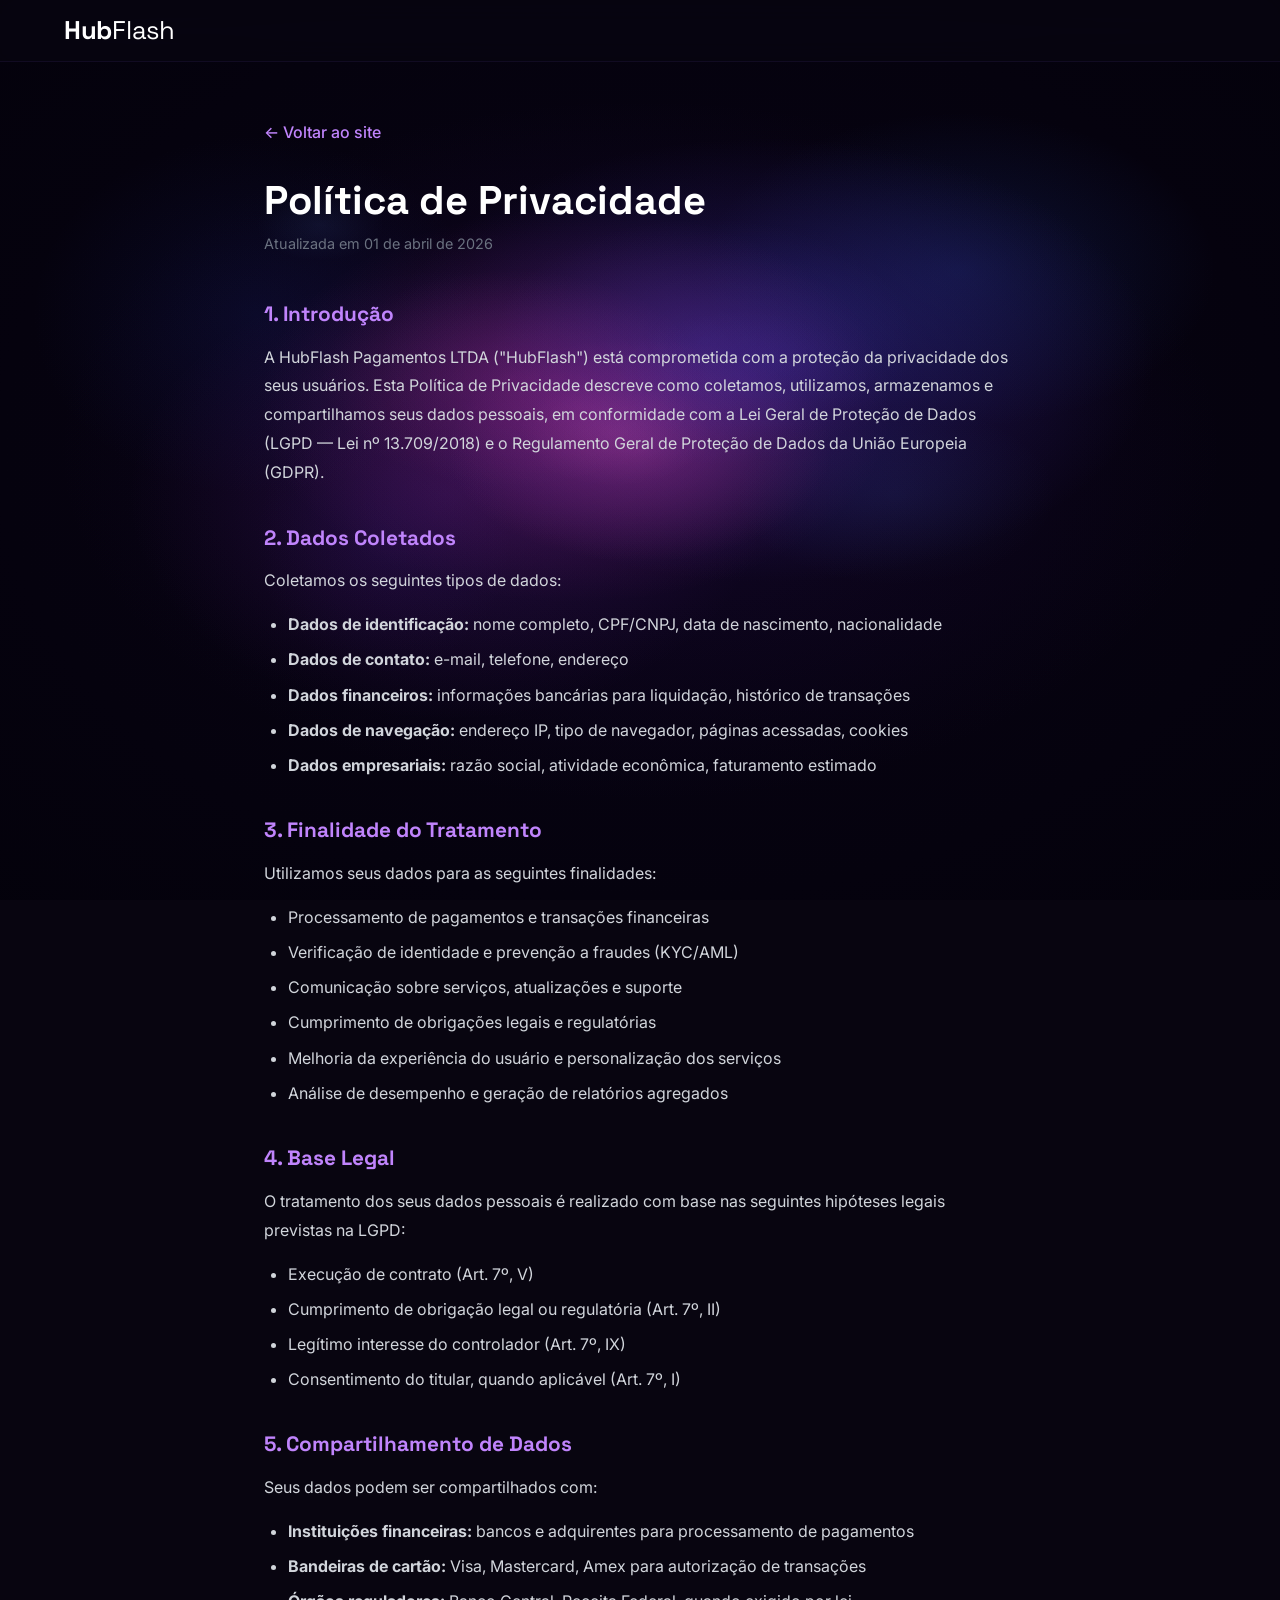
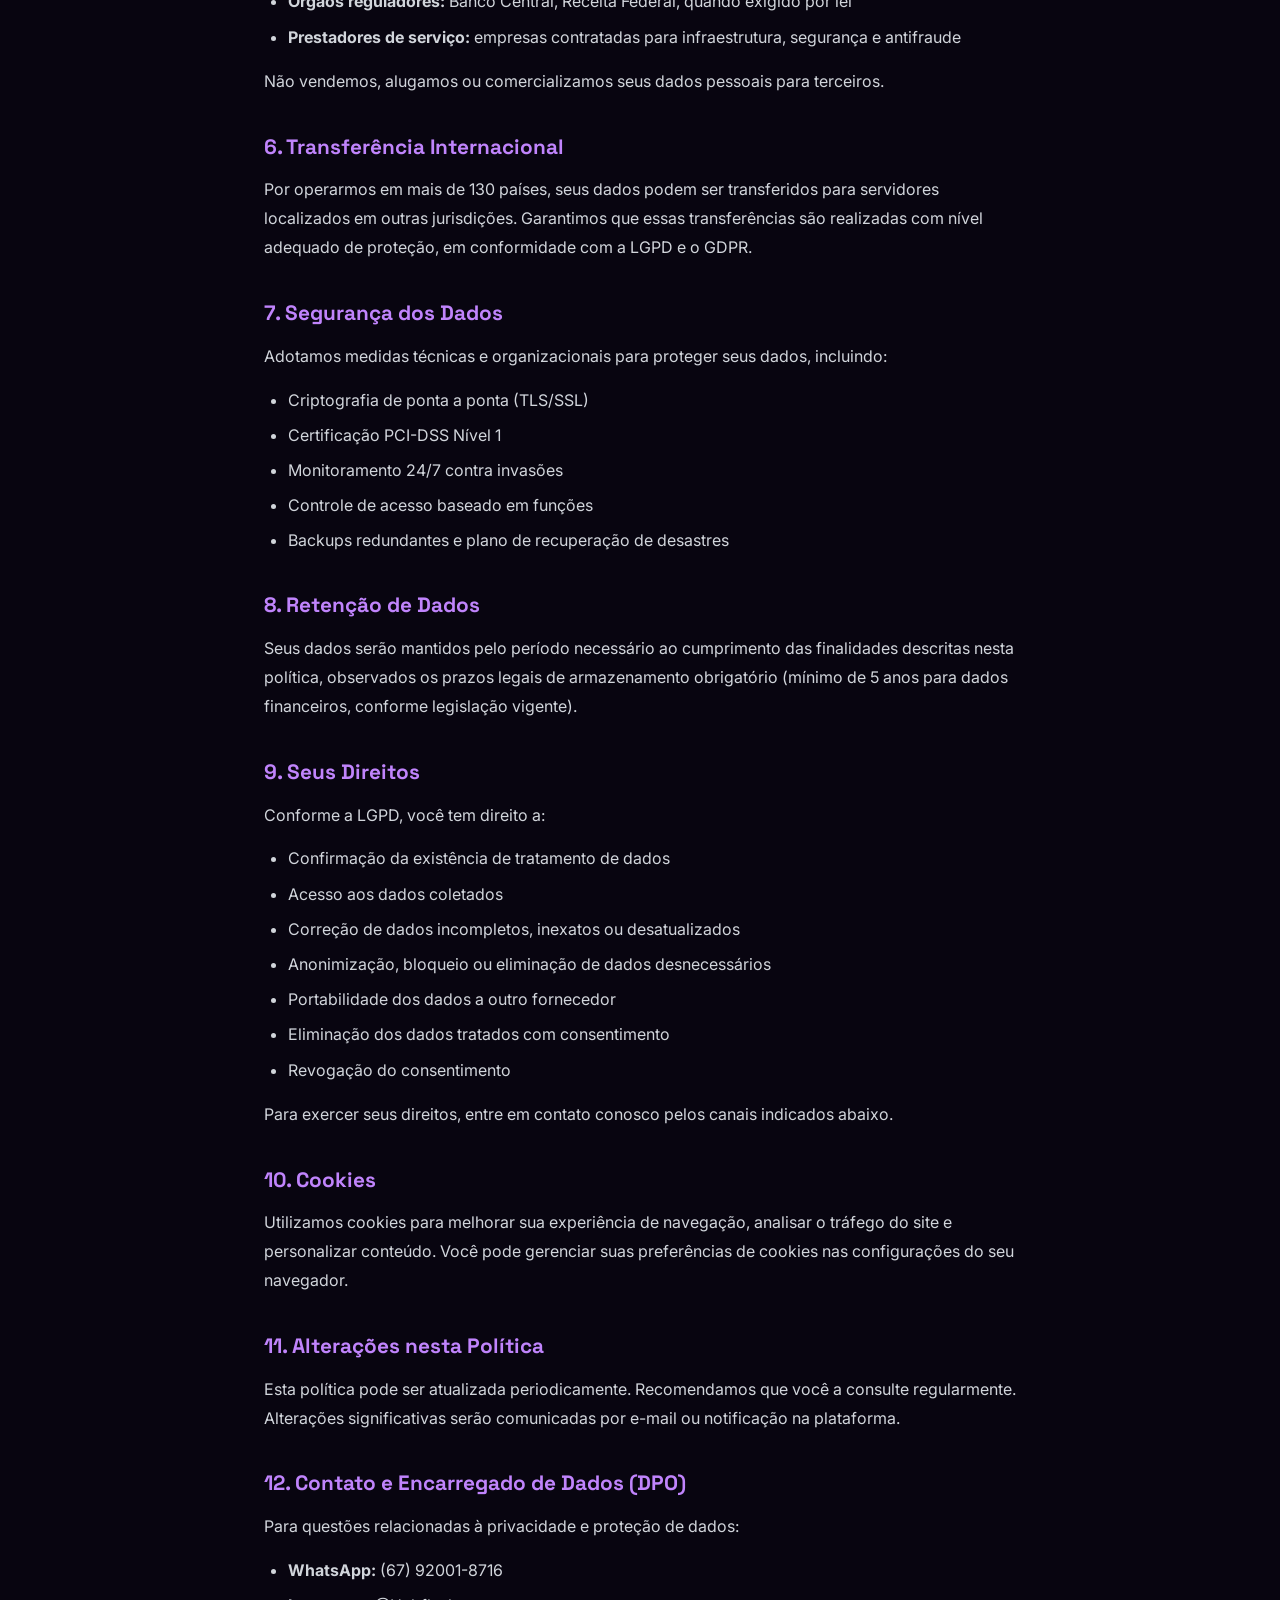
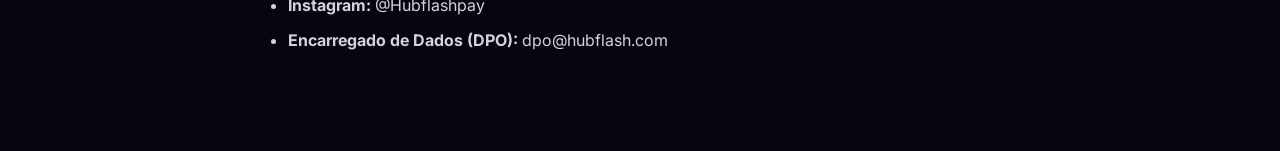
<file: privacidade.html>
<!DOCTYPE html>
<html lang="pt-BR">
<head>
    <!-- Google Tag Manager -->
    <script>(function(w,d,s,l,i){w[l]=w[l]||[];w[l].push({'gtm.start':
    new Date().getTime(),event:'gtm.js'});var f=d.getElementsByTagName(s)[0],
    j=d.createElement(s),dl=l!='dataLayer'?'&l='+l:'';j.async=true;j.src=
    'https://www.googletagmanager.com/gtm.js?id='+i+dl;f.parentNode.insertBefore(j,f);
    })(window,document,'script','dataLayer','GTM-52JKDT2J');</script>
    <!-- End Google Tag Manager -->
    <meta charset="UTF-8">
    <meta name="viewport" content="width=device-width, initial-scale=1.0">
    <title>Pol&iacute;tica de Privacidade — HubFlash</title>
    <link rel="preconnect" href="https://fonts.googleapis.com">
    <link rel="preconnect" href="https://fonts.gstatic.com" crossorigin>
    <link href="https://fonts.googleapis.com/css2?family=Inter:wght@300;400;500;600;700&family=Space+Grotesk:wght@400;500;600;700&display=swap" rel="stylesheet">
    <link rel="stylesheet" href="styles.css">
    <style>
        .policy-page { padding: 120px 0 80px; min-height: 100vh; }
        .policy-page h1 { font-size: 2.5rem; margin-bottom: 8px; }
        .policy-date { color: var(--gray-500); font-size: 0.9rem; margin-bottom: 48px; }
        .policy-content h2 { font-size: 1.3rem; margin: 40px 0 16px; color: var(--purple-400); }
        .policy-content p { margin-bottom: 16px; color: var(--gray-300); line-height: 1.8; }
        .policy-content ul { margin: 0 0 16px 24px; }
        .policy-content li { color: var(--gray-300); margin-bottom: 8px; line-height: 1.7; list-style: disc; }
        .policy-back { display: inline-flex; align-items: center; gap: 8px; color: var(--purple-400); font-weight: 500; margin-bottom: 32px; transition: 0.3s; }
        .policy-back:hover { color: var(--purple-300); gap: 12px; }
    </style>
</head>
<body>
    <!-- Google Tag Manager (noscript) -->
    <noscript><iframe src="https://www.googletagmanager.com/ns.html?id=GTM-52JKDT2J"
    height="0" width="0" style="display:none;visibility:hidden"></iframe></noscript>
    <!-- End Google Tag Manager (noscript) -->
    <div class="space-bg"></div>
    <div class="stars-container" id="starsContainer"></div>

    <nav class="navbar scrolled">
        <div class="container nav-container">
            <a href="index.html" class="nav-logo">
                <span class="logo-text"><strong>Hub</strong>Flash</span>
            </a>
        </div>
    </nav>

    <section class="policy-page">
        <div class="container" style="max-width:800px">
            <a href="index.html" class="policy-back">&larr; Voltar ao site</a>
            <h1>Pol&iacute;tica de Privacidade</h1>
            <p class="policy-date">Atualizada em 01 de abril de 2026</p>

            <div class="policy-content">
                <h2>1. Introdu&ccedil;&atilde;o</h2>
                <p>A HubFlash Pagamentos LTDA ("HubFlash") est&aacute; comprometida com a prote&ccedil;&atilde;o da privacidade dos seus usu&aacute;rios. Esta Pol&iacute;tica de Privacidade descreve como coletamos, utilizamos, armazenamos e compartilhamos seus dados pessoais, em conformidade com a Lei Geral de Prote&ccedil;&atilde;o de Dados (LGPD — Lei n&ordm; 13.709/2018) e o Regulamento Geral de Prote&ccedil;&atilde;o de Dados da Uni&atilde;o Europeia (GDPR).</p>

                <h2>2. Dados Coletados</h2>
                <p>Coletamos os seguintes tipos de dados:</p>
                <ul>
                    <li><strong>Dados de identifica&ccedil;&atilde;o:</strong> nome completo, CPF/CNPJ, data de nascimento, nacionalidade</li>
                    <li><strong>Dados de contato:</strong> e-mail, telefone, endere&ccedil;o</li>
                    <li><strong>Dados financeiros:</strong> informa&ccedil;&otilde;es banc&aacute;rias para liquida&ccedil;&atilde;o, hist&oacute;rico de transa&ccedil;&otilde;es</li>
                    <li><strong>Dados de navega&ccedil;&atilde;o:</strong> endere&ccedil;o IP, tipo de navegador, p&aacute;ginas acessadas, cookies</li>
                    <li><strong>Dados empresariais:</strong> raz&atilde;o social, atividade econ&ocirc;mica, faturamento estimado</li>
                </ul>

                <h2>3. Finalidade do Tratamento</h2>
                <p>Utilizamos seus dados para as seguintes finalidades:</p>
                <ul>
                    <li>Processamento de pagamentos e transa&ccedil;&otilde;es financeiras</li>
                    <li>Verifica&ccedil;&atilde;o de identidade e preven&ccedil;&atilde;o a fraudes (KYC/AML)</li>
                    <li>Comunica&ccedil;&atilde;o sobre servi&ccedil;os, atualiza&ccedil;&otilde;es e suporte</li>
                    <li>Cumprimento de obriga&ccedil;&otilde;es legais e regulat&oacute;rias</li>
                    <li>Melhoria da experi&ecirc;ncia do usu&aacute;rio e personaliza&ccedil;&atilde;o dos servi&ccedil;os</li>
                    <li>An&aacute;lise de desempenho e gera&ccedil;&atilde;o de relat&oacute;rios agregados</li>
                </ul>

                <h2>4. Base Legal</h2>
                <p>O tratamento dos seus dados pessoais &eacute; realizado com base nas seguintes hip&oacute;teses legais previstas na LGPD:</p>
                <ul>
                    <li>Execu&ccedil;&atilde;o de contrato (Art. 7&ordm;, V)</li>
                    <li>Cumprimento de obriga&ccedil;&atilde;o legal ou regulat&oacute;ria (Art. 7&ordm;, II)</li>
                    <li>Leg&iacute;timo interesse do controlador (Art. 7&ordm;, IX)</li>
                    <li>Consentimento do titular, quando aplic&aacute;vel (Art. 7&ordm;, I)</li>
                </ul>

                <h2>5. Compartilhamento de Dados</h2>
                <p>Seus dados podem ser compartilhados com:</p>
                <ul>
                    <li><strong>Institui&ccedil;&otilde;es financeiras:</strong> bancos e adquirentes para processamento de pagamentos</li>
                    <li><strong>Bandeiras de cart&atilde;o:</strong> Visa, Mastercard, Amex para autoriza&ccedil;&atilde;o de transa&ccedil;&otilde;es</li>
                    <li><strong>&Oacute;rg&atilde;os reguladores:</strong> Banco Central, Receita Federal, quando exigido por lei</li>
                    <li><strong>Prestadores de servi&ccedil;o:</strong> empresas contratadas para infraestrutura, seguran&ccedil;a e antifraude</li>
                </ul>
                <p>N&atilde;o vendemos, alugamos ou comercializamos seus dados pessoais para terceiros.</p>

                <h2>6. Transfer&ecirc;ncia Internacional</h2>
                <p>Por operarmos em mais de 130 pa&iacute;ses, seus dados podem ser transferidos para servidores localizados em outras jurisdi&ccedil;&otilde;es. Garantimos que essas transfer&ecirc;ncias s&atilde;o realizadas com n&iacute;vel adequado de prote&ccedil;&atilde;o, em conformidade com a LGPD e o GDPR.</p>

                <h2>7. Seguran&ccedil;a dos Dados</h2>
                <p>Adotamos medidas t&eacute;cnicas e organizacionais para proteger seus dados, incluindo:</p>
                <ul>
                    <li>Criptografia de ponta a ponta (TLS/SSL)</li>
                    <li>Certifica&ccedil;&atilde;o PCI-DSS N&iacute;vel 1</li>
                    <li>Monitoramento 24/7 contra invas&otilde;es</li>
                    <li>Controle de acesso baseado em fun&ccedil;&otilde;es</li>
                    <li>Backups redundantes e plano de recupera&ccedil;&atilde;o de desastres</li>
                </ul>

                <h2>8. Reten&ccedil;&atilde;o de Dados</h2>
                <p>Seus dados ser&atilde;o mantidos pelo per&iacute;odo necess&aacute;rio ao cumprimento das finalidades descritas nesta pol&iacute;tica, observados os prazos legais de armazenamento obrigat&oacute;rio (m&iacute;nimo de 5 anos para dados financeiros, conforme legisla&ccedil;&atilde;o vigente).</p>

                <h2>9. Seus Direitos</h2>
                <p>Conforme a LGPD, voc&ecirc; tem direito a:</p>
                <ul>
                    <li>Confirma&ccedil;&atilde;o da exist&ecirc;ncia de tratamento de dados</li>
                    <li>Acesso aos dados coletados</li>
                    <li>Corre&ccedil;&atilde;o de dados incompletos, inexatos ou desatualizados</li>
                    <li>Anonimiza&ccedil;&atilde;o, bloqueio ou elimina&ccedil;&atilde;o de dados desnecess&aacute;rios</li>
                    <li>Portabilidade dos dados a outro fornecedor</li>
                    <li>Elimina&ccedil;&atilde;o dos dados tratados com consentimento</li>
                    <li>Revoga&ccedil;&atilde;o do consentimento</li>
                </ul>
                <p>Para exercer seus direitos, entre em contato conosco pelos canais indicados abaixo.</p>

                <h2>10. Cookies</h2>
                <p>Utilizamos cookies para melhorar sua experi&ecirc;ncia de navega&ccedil;&atilde;o, analisar o tr&aacute;fego do site e personalizar conte&uacute;do. Voc&ecirc; pode gerenciar suas prefer&ecirc;ncias de cookies nas configura&ccedil;&otilde;es do seu navegador.</p>

                <h2>11. Altera&ccedil;&otilde;es nesta Pol&iacute;tica</h2>
                <p>Esta pol&iacute;tica pode ser atualizada periodicamente. Recomendamos que voc&ecirc; a consulte regularmente. Altera&ccedil;&otilde;es significativas ser&atilde;o comunicadas por e-mail ou notifica&ccedil;&atilde;o na plataforma.</p>

                <h2>12. Contato e Encarregado de Dados (DPO)</h2>
                <p>Para quest&otilde;es relacionadas &agrave; privacidade e prote&ccedil;&atilde;o de dados:</p>
                <ul>
                    <li><strong>WhatsApp:</strong> (67) 92001-8716</li>
                    <li><strong>Instagram:</strong> @Hubflashpay</li>
                    <li><strong>Encarregado de Dados (DPO):</strong> dpo@hubflash.com</li>
                </ul>
            </div>
        </div>
    </section>
</body>
</html>
</file>
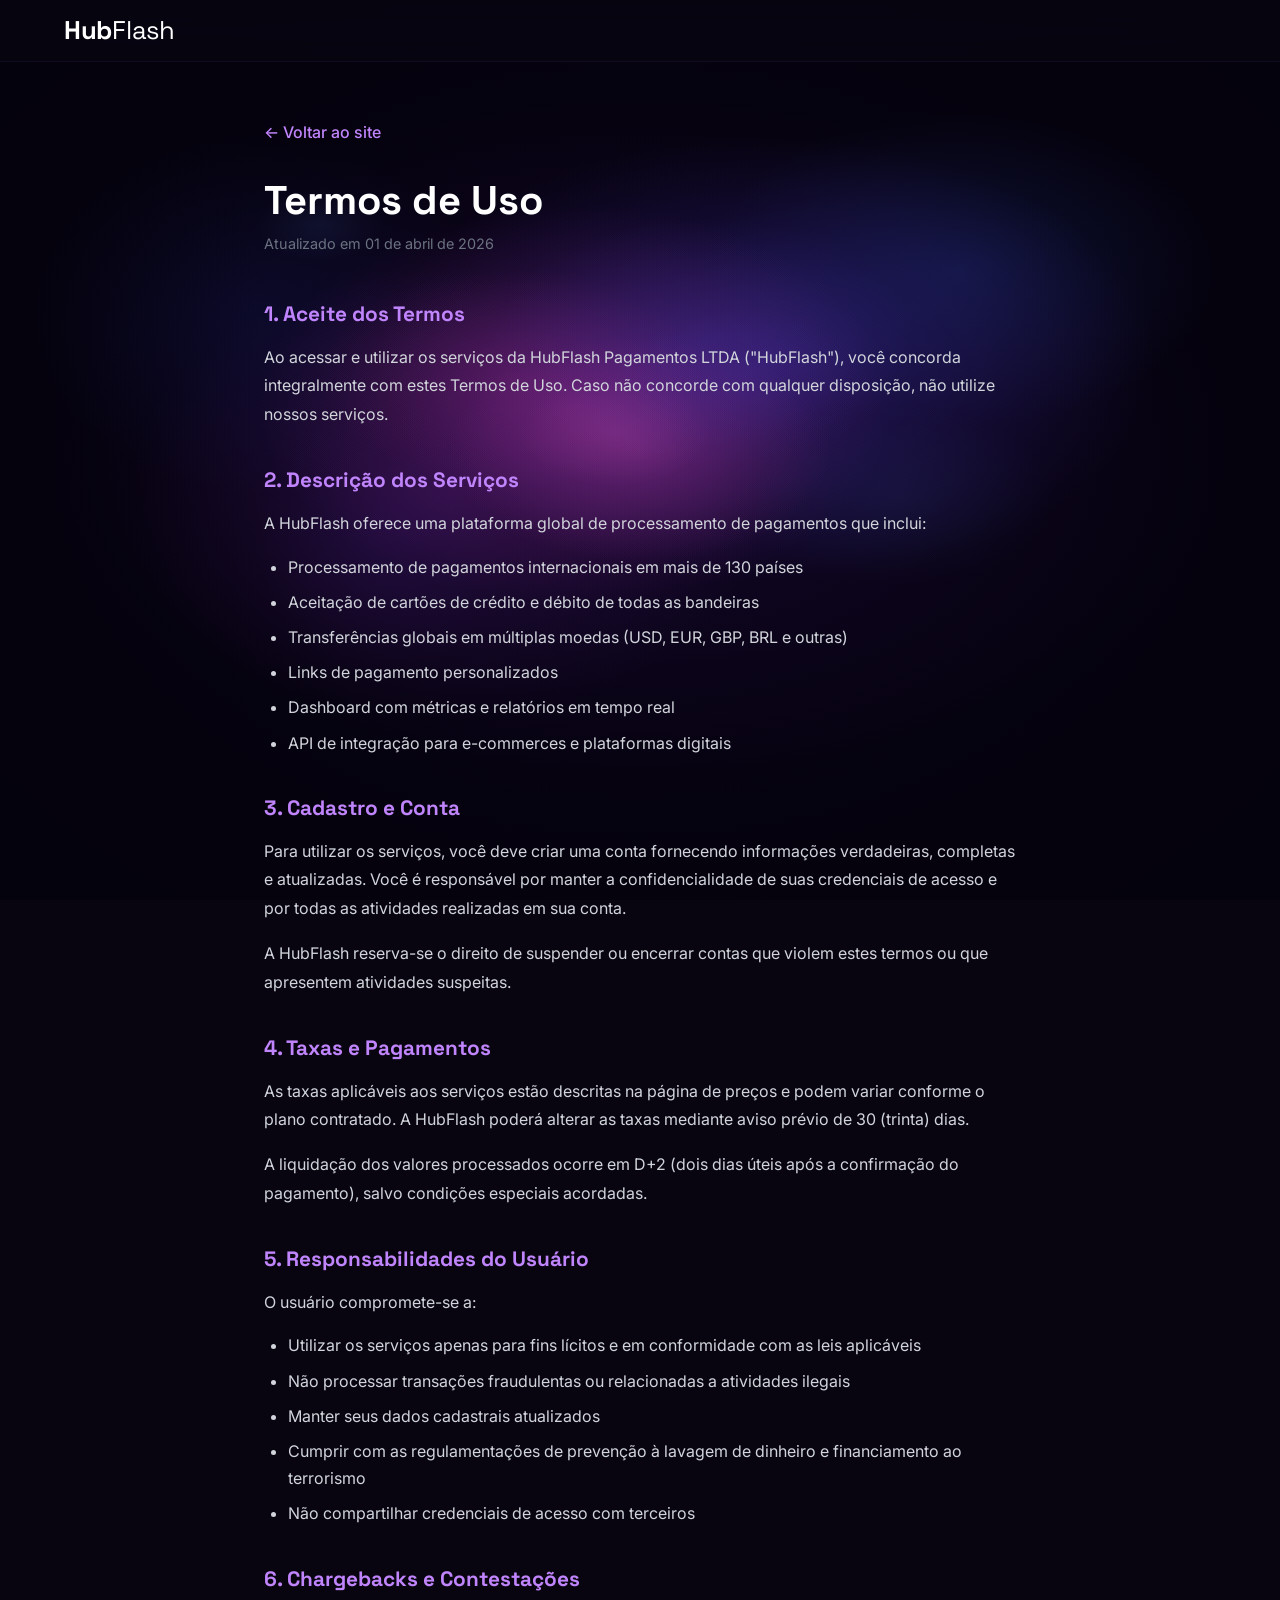
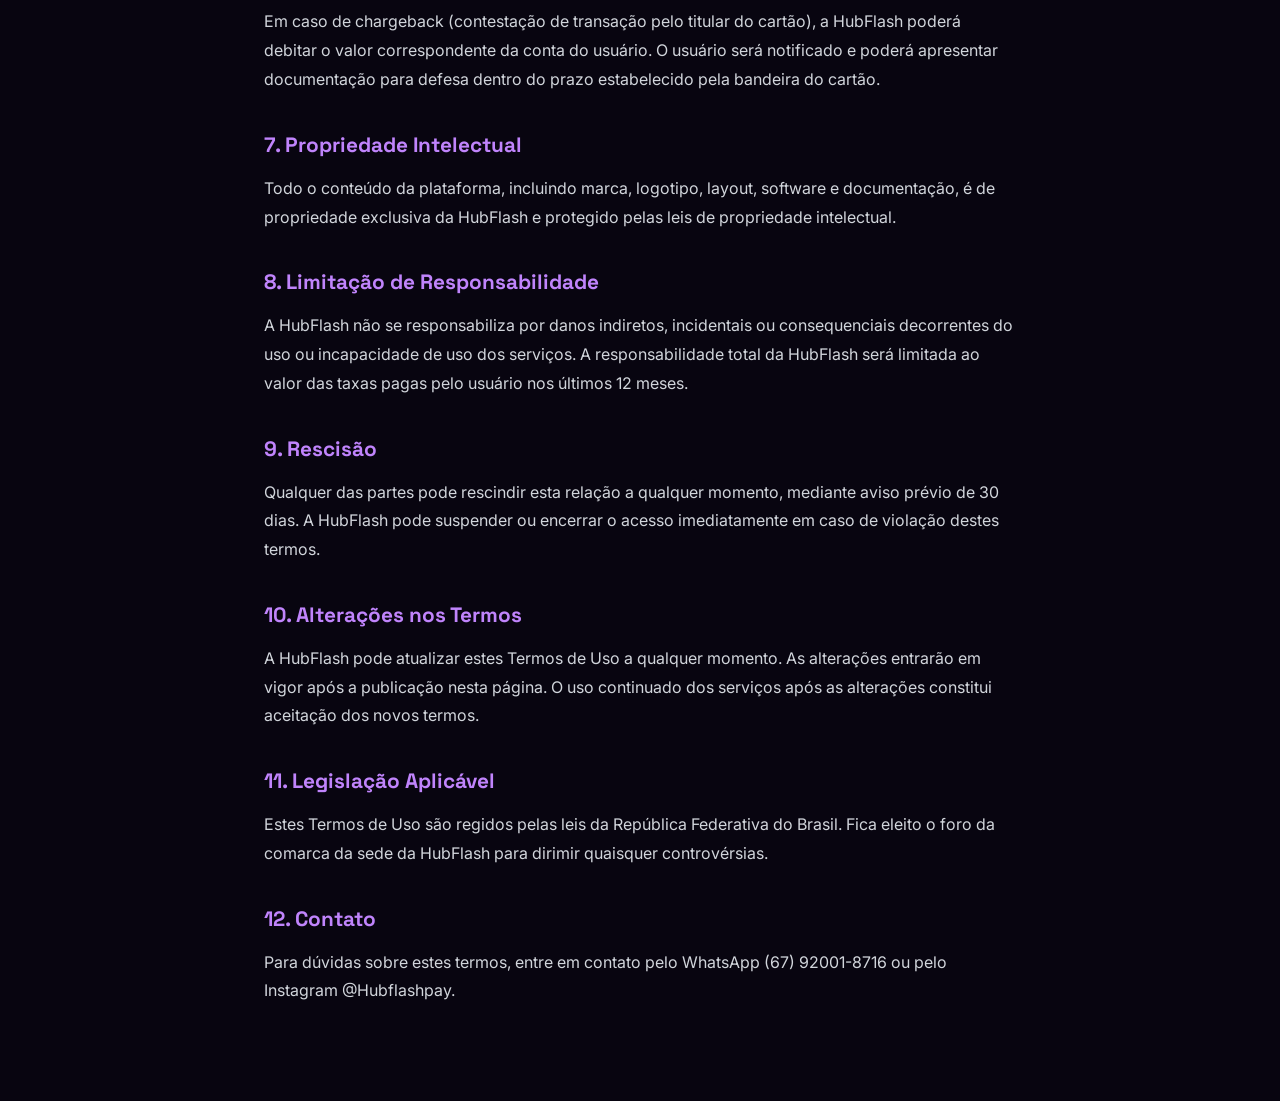
<file: termos.html>
<!DOCTYPE html>
<html lang="pt-BR">
<head>
    <!-- Google Tag Manager -->
    <script>(function(w,d,s,l,i){w[l]=w[l]||[];w[l].push({'gtm.start':
    new Date().getTime(),event:'gtm.js'});var f=d.getElementsByTagName(s)[0],
    j=d.createElement(s),dl=l!='dataLayer'?'&l='+l:'';j.async=true;j.src=
    'https://www.googletagmanager.com/gtm.js?id='+i+dl;f.parentNode.insertBefore(j,f);
    })(window,document,'script','dataLayer','GTM-52JKDT2J');</script>
    <!-- End Google Tag Manager -->
    <meta charset="UTF-8">
    <meta name="viewport" content="width=device-width, initial-scale=1.0">
    <title>Termos de Uso — HubFlash</title>
    <link rel="preconnect" href="https://fonts.googleapis.com">
    <link rel="preconnect" href="https://fonts.gstatic.com" crossorigin>
    <link href="https://fonts.googleapis.com/css2?family=Inter:wght@300;400;500;600;700&family=Space+Grotesk:wght@400;500;600;700&display=swap" rel="stylesheet">
    <link rel="stylesheet" href="styles.css">
    <style>
        .policy-page { padding: 120px 0 80px; min-height: 100vh; }
        .policy-page h1 { font-size: 2.5rem; margin-bottom: 8px; }
        .policy-date { color: var(--gray-500); font-size: 0.9rem; margin-bottom: 48px; }
        .policy-content h2 { font-size: 1.3rem; margin: 40px 0 16px; color: var(--purple-400); }
        .policy-content p { margin-bottom: 16px; color: var(--gray-300); line-height: 1.8; }
        .policy-content ul { margin: 0 0 16px 24px; }
        .policy-content li { color: var(--gray-300); margin-bottom: 8px; line-height: 1.7; list-style: disc; }
        .policy-back { display: inline-flex; align-items: center; gap: 8px; color: var(--purple-400); font-weight: 500; margin-bottom: 32px; transition: 0.3s; }
        .policy-back:hover { color: var(--purple-300); gap: 12px; }
    </style>
</head>
<body>
    <!-- Google Tag Manager (noscript) -->
    <noscript><iframe src="https://www.googletagmanager.com/ns.html?id=GTM-52JKDT2J"
    height="0" width="0" style="display:none;visibility:hidden"></iframe></noscript>
    <!-- End Google Tag Manager (noscript) -->
    <div class="space-bg"></div>
    <div class="stars-container" id="starsContainer"></div>

    <nav class="navbar scrolled">
        <div class="container nav-container">
            <a href="index.html" class="nav-logo">
                <span class="logo-text"><strong>Hub</strong>Flash</span>
            </a>
        </div>
    </nav>

    <section class="policy-page">
        <div class="container" style="max-width:800px">
            <a href="index.html" class="policy-back">&larr; Voltar ao site</a>
            <h1>Termos de Uso</h1>
            <p class="policy-date">Atualizado em 01 de abril de 2026</p>

            <div class="policy-content">
                <h2>1. Aceite dos Termos</h2>
                <p>Ao acessar e utilizar os servi&ccedil;os da HubFlash Pagamentos LTDA ("HubFlash"), voc&ecirc; concorda integralmente com estes Termos de Uso. Caso n&atilde;o concorde com qualquer disposi&ccedil;&atilde;o, n&atilde;o utilize nossos servi&ccedil;os.</p>

                <h2>2. Descri&ccedil;&atilde;o dos Servi&ccedil;os</h2>
                <p>A HubFlash oferece uma plataforma global de processamento de pagamentos que inclui:</p>
                <ul>
                    <li>Processamento de pagamentos internacionais em mais de 130 pa&iacute;ses</li>
                    <li>Aceita&ccedil;&atilde;o de cart&otilde;es de cr&eacute;dito e d&eacute;bito de todas as bandeiras</li>
                    <li>Transfer&ecirc;ncias globais em m&uacute;ltiplas moedas (USD, EUR, GBP, BRL e outras)</li>
                    <li>Links de pagamento personalizados</li>
                    <li>Dashboard com m&eacute;tricas e relat&oacute;rios em tempo real</li>
                    <li>API de integra&ccedil;&atilde;o para e-commerces e plataformas digitais</li>
                </ul>

                <h2>3. Cadastro e Conta</h2>
                <p>Para utilizar os servi&ccedil;os, voc&ecirc; deve criar uma conta fornecendo informa&ccedil;&otilde;es verdadeiras, completas e atualizadas. Voc&ecirc; &eacute; respons&aacute;vel por manter a confidencialidade de suas credenciais de acesso e por todas as atividades realizadas em sua conta.</p>
                <p>A HubFlash reserva-se o direito de suspender ou encerrar contas que violem estes termos ou que apresentem atividades suspeitas.</p>

                <h2>4. Taxas e Pagamentos</h2>
                <p>As taxas aplic&aacute;veis aos servi&ccedil;os est&atilde;o descritas na p&aacute;gina de pre&ccedil;os e podem variar conforme o plano contratado. A HubFlash poder&aacute; alterar as taxas mediante aviso pr&eacute;vio de 30 (trinta) dias.</p>
                <p>A liquida&ccedil;&atilde;o dos valores processados ocorre em D+2 (dois dias &uacute;teis ap&oacute;s a confirma&ccedil;&atilde;o do pagamento), salvo condi&ccedil;&otilde;es especiais acordadas.</p>

                <h2>5. Responsabilidades do Usu&aacute;rio</h2>
                <p>O usu&aacute;rio compromete-se a:</p>
                <ul>
                    <li>Utilizar os servi&ccedil;os apenas para fins l&iacute;citos e em conformidade com as leis aplic&aacute;veis</li>
                    <li>N&atilde;o processar transa&ccedil;&otilde;es fraudulentas ou relacionadas a atividades ilegais</li>
                    <li>Manter seus dados cadastrais atualizados</li>
                    <li>Cumprir com as regulamenta&ccedil;&otilde;es de preven&ccedil;&atilde;o &agrave; lavagem de dinheiro e financiamento ao terrorismo</li>
                    <li>N&atilde;o compartilhar credenciais de acesso com terceiros</li>
                </ul>

                <h2>6. Chargebacks e Contesta&ccedil;&otilde;es</h2>
                <p>Em caso de chargeback (contesta&ccedil;&atilde;o de transa&ccedil;&atilde;o pelo titular do cart&atilde;o), a HubFlash poder&aacute; debitar o valor correspondente da conta do usu&aacute;rio. O usu&aacute;rio ser&aacute; notificado e poder&aacute; apresentar documenta&ccedil;&atilde;o para defesa dentro do prazo estabelecido pela bandeira do cart&atilde;o.</p>

                <h2>7. Propriedade Intelectual</h2>
                <p>Todo o conte&uacute;do da plataforma, incluindo marca, logotipo, layout, software e documenta&ccedil;&atilde;o, &eacute; de propriedade exclusiva da HubFlash e protegido pelas leis de propriedade intelectual.</p>

                <h2>8. Limita&ccedil;&atilde;o de Responsabilidade</h2>
                <p>A HubFlash n&atilde;o se responsabiliza por danos indiretos, incidentais ou consequenciais decorrentes do uso ou incapacidade de uso dos servi&ccedil;os. A responsabilidade total da HubFlash ser&aacute; limitada ao valor das taxas pagas pelo usu&aacute;rio nos &uacute;ltimos 12 meses.</p>

                <h2>9. Rescis&atilde;o</h2>
                <p>Qualquer das partes pode rescindir esta rela&ccedil;&atilde;o a qualquer momento, mediante aviso pr&eacute;vio de 30 dias. A HubFlash pode suspender ou encerrar o acesso imediatamente em caso de viola&ccedil;&atilde;o destes termos.</p>

                <h2>10. Altera&ccedil;&otilde;es nos Termos</h2>
                <p>A HubFlash pode atualizar estes Termos de Uso a qualquer momento. As altera&ccedil;&otilde;es entrar&atilde;o em vigor ap&oacute;s a publica&ccedil;&atilde;o nesta p&aacute;gina. O uso continuado dos servi&ccedil;os ap&oacute;s as altera&ccedil;&otilde;es constitui aceita&ccedil;&atilde;o dos novos termos.</p>

                <h2>11. Legisla&ccedil;&atilde;o Aplic&aacute;vel</h2>
                <p>Estes Termos de Uso s&atilde;o regidos pelas leis da Rep&uacute;blica Federativa do Brasil. Fica eleito o foro da comarca da sede da HubFlash para dirimir quaisquer controv&eacute;rsias.</p>

                <h2>12. Contato</h2>
                <p>Para d&uacute;vidas sobre estes termos, entre em contato pelo WhatsApp (67) 92001-8716 ou pelo Instagram @Hubflashpay.</p>
            </div>
        </div>
    </section>
</body>
</html>
</file>
<file: styles.css>
/* ===== HUBFLASH LANDING PAGE — PREMIUM DESIGN ===== */

/* --- Reset & Base --- */
*, *::before, *::after { margin: 0; padding: 0; box-sizing: border-box; }

:root {
    --purple-50: #faf5ff;
    --purple-100: #f3e8ff;
    --purple-200: #e9d5ff;
    --purple-300: #d8b4fe;
    --purple-400: #c084fc;
    --purple-500: #a855f7;
    --purple-600: #9333ea;
    --purple-700: #7c3aed;
    --purple-800: #6d28d9;
    --purple-900: #5b21b6;
    --dark-950: #080510;
    --dark-900: #0c0a18;
    --dark-800: #12101f;
    --dark-700: #1a1730;
    --dark-600: #252240;
    --dark-500: #322e52;
    --green-400: #34d399;
    --green-500: #10b981;
    --amber-400: #fbbf24;
    --amber-500: #f59e0b;
    --white: #ffffff;
    --gray-50: #f9fafb;
    --gray-100: #f3f4f6;
    --gray-200: #e5e7eb;
    --gray-300: #d1d5db;
    --gray-400: #9ca3af;
    --gray-500: #6b7280;
    --gray-600: #4b5563;
    --radius-sm: 8px;
    --radius-md: 12px;
    --radius-lg: 16px;
    --radius-xl: 24px;
    --radius-full: 9999px;
    --shadow-sm: 0 1px 2px rgba(0,0,0,0.05);
    --shadow-md: 0 4px 6px -1px rgba(0,0,0,0.1), 0 2px 4px -2px rgba(0,0,0,0.1);
    --shadow-lg: 0 10px 15px -3px rgba(0,0,0,0.1), 0 4px 6px -4px rgba(0,0,0,0.1);
    --shadow-xl: 0 20px 25px -5px rgba(0,0,0,0.1), 0 8px 10px -6px rgba(0,0,0,0.1);
    --shadow-glow: 0 0 40px rgba(139,92,246,0.15);
    --transition: 0.3s cubic-bezier(0.4, 0, 0.2, 1);
}

html { scroll-behavior: smooth; -webkit-font-smoothing: antialiased; }

body {
    font-family: 'Inter', -apple-system, BlinkMacSystemFont, sans-serif;
    background: var(--dark-950);
    color: var(--gray-300);
    line-height: 1.6;
    overflow-x: hidden;
    position: relative;
}

/* --- Space Background --- */
.space-bg {
    position: fixed;
    inset: 0;
    z-index: -2;
    background:
        /* Pink/magenta core nebula */
        radial-gradient(ellipse 45% 40% at 45% 45%, rgba(200,50,180,0.25) 0%, transparent 55%),
        radial-gradient(ellipse 30% 25% at 50% 50%, rgba(255,80,200,0.2) 0%, transparent 50%),
        /* Blue/purple surrounding glow */
        radial-gradient(ellipse 55% 45% at 60% 40%, rgba(80,60,220,0.3) 0%, transparent 55%),
        radial-gradient(ellipse 50% 50% at 35% 55%, rgba(120,40,180,0.2) 0%, transparent 50%),
        /* Deep blue accents */
        radial-gradient(ellipse 40% 35% at 75% 30%, rgba(40,80,200,0.2) 0%, transparent 50%),
        radial-gradient(ellipse 35% 40% at 20% 35%, rgba(30,50,160,0.15) 0%, transparent 50%),
        /* Subtle outer violet */
        radial-gradient(ellipse 70% 60% at 50% 50%, rgba(60,20,120,0.2) 0%, transparent 65%),
        /* Dark space base */
        radial-gradient(ellipse 100% 100% at 50% 50%, rgba(8,3,20,1) 0%, rgba(2,1,8,1) 100%);
    animation: nebulaShift 30s ease-in-out infinite alternate;
}

/* Nebula cloud layers */
.space-bg::before {
    content: '';
    position: absolute;
    inset: 0;
    background:
        radial-gradient(ellipse 25% 20% at 40% 42%, rgba(220,60,180,0.15) 0%, transparent 60%),
        radial-gradient(ellipse 30% 25% at 55% 38%, rgba(100,80,240,0.15) 0%, transparent 55%),
        radial-gradient(ellipse 20% 30% at 30% 60%, rgba(80,30,160,0.1) 0%, transparent 50%),
        radial-gradient(ellipse 25% 20% at 70% 55%, rgba(60,100,200,0.1) 0%, transparent 50%);
    animation: nebulaShift 25s ease-in-out infinite alternate-reverse;
}

.space-bg::after {
    content: '';
    position: absolute;
    inset: 0;
    background:
        radial-gradient(ellipse 15% 12% at 48% 48%, rgba(255,120,220,0.1) 0%, transparent 50%),
        radial-gradient(ellipse 20% 15% at 58% 42%, rgba(80,60,220,0.08) 0%, transparent 50%),
        radial-gradient(ellipse 10% 8% at 25% 25%, rgba(100,150,255,0.08) 0%, transparent 50%);
    animation: nebulaShift 20s ease-in-out infinite alternate;
    animation-delay: -8s;
}

@keyframes nebulaShift {
    0% { transform: scale(1) translate(0, 0); }
    33% { transform: scale(1.02) translate(5px, -5px); }
    66% { transform: scale(0.98) translate(-5px, 3px); }
    100% { transform: scale(1.01) translate(3px, -3px); }
}

/* Stars container */
.stars-container {
    position: fixed;
    inset: 0;
    z-index: -1;
    pointer-events: none;
    overflow: hidden;
}

.star {
    position: absolute;
    border-radius: 50%;
    background: #fff;
    animation: twinkle var(--twinkle-duration, 3s) ease-in-out infinite alternate,
               starDrift var(--drift-duration, 40s) linear infinite;
    box-shadow: 0 0 var(--glow-size, 3px) rgba(255,255,255,0.6);
}

.star--blue { background: #a0d2ff; box-shadow: 0 0 var(--glow-size, 3px) rgba(160,210,255,0.7); }
.star--purple { background: #d4b4ff; box-shadow: 0 0 var(--glow-size, 3px) rgba(212,180,255,0.7); }
.star--orange { background: #ffd4a0; box-shadow: 0 0 var(--glow-size, 3px) rgba(255,212,160,0.7); }

@keyframes twinkle {
    0% { opacity: var(--min-opacity, 0.2); transform: scale(0.8); }
    50% { opacity: 1; transform: scale(1.2); }
    100% { opacity: var(--min-opacity, 0.3); transform: scale(0.9); }
}

@keyframes starDrift {
    0% { translate: 0 0; }
    25% { translate: var(--dx1, 10px) var(--dy1, -15px); }
    50% { translate: var(--dx2, -8px) var(--dy2, 12px); }
    75% { translate: var(--dx3, 12px) var(--dy3, -8px); }
    100% { translate: 0 0; }
}

/* Shooting stars */
.shooting-star {
    position: absolute;
    height: 2px;
    background: linear-gradient(90deg, rgba(255,255,255,0.9), rgba(180,160,255,0.4), transparent);
    border-radius: 2px;
    opacity: 0;
    filter: drop-shadow(0 0 3px rgba(255,255,255,0.6));
}

.shooting-star--fast {
    animation: shootFast var(--shoot-duration, 4s) linear infinite;
}
.shooting-star--slow {
    animation: shootSlow var(--shoot-duration, 8s) linear infinite;
}
.shooting-star--diagonal {
    animation: shootDiagonal var(--shoot-duration, 5s) linear infinite;
}

@keyframes shootFast {
    0% { transform: translateX(0) translateY(0) rotate(var(--angle, -35deg)); opacity: 0; width: 0; }
    1% { opacity: 1; width: var(--trail-width, 120px); }
    5% { transform: translateX(500px) translateY(300px) rotate(var(--angle, -35deg)); opacity: 0; width: var(--trail-width, 120px); }
    100% { opacity: 0; }
}

@keyframes shootSlow {
    0% { transform: translateX(0) translateY(0) rotate(var(--angle, -25deg)); opacity: 0; width: 0; }
    2% { opacity: 0.8; width: var(--trail-width, 100px); }
    8% { transform: translateX(600px) translateY(250px) rotate(var(--angle, -25deg)); opacity: 0; width: var(--trail-width, 100px); }
    100% { opacity: 0; }
}

@keyframes shootDiagonal {
    0% { transform: translateX(0) translateY(0) rotate(var(--angle, -45deg)); opacity: 0; width: 0; }
    1.5% { opacity: 1; width: var(--trail-width, 150px); }
    6% { transform: translateX(400px) translateY(400px) rotate(var(--angle, -45deg)); opacity: 0; width: var(--trail-width, 150px); }
    100% { opacity: 0; }
}

/* Bright star points (larger glowing stars) */
.star--bright {
    background: #fff;
    box-shadow:
        0 0 4px 1px rgba(255,255,255,0.8),
        0 0 12px 2px rgba(180,160,255,0.4),
        0 0 20px 4px rgba(139,92,246,0.2);
    animation: twinkleBright var(--twinkle-duration, 2s) ease-in-out infinite alternate,
               starDrift var(--drift-duration, 50s) linear infinite;
}

@keyframes twinkleBright {
    0% { opacity: 0.5; transform: scale(0.8); }
    50% { opacity: 1; transform: scale(1.5); }
    100% { opacity: 0.6; transform: scale(1); }
}

h1, h2, h3, h4, h5 { font-family: 'Space Grotesk', 'Inter', sans-serif; color: var(--white); line-height: 1.15; }

a { text-decoration: none; color: inherit; }
img { max-width: 100%; display: block; }
ul { list-style: none; }

.container { max-width: 1200px; margin: 0 auto; padding: 0 24px; }

.gradient-text {
    background: linear-gradient(135deg, var(--purple-400), var(--purple-600), var(--purple-400));
    background-size: 200% auto;
    -webkit-background-clip: text;
    -webkit-text-fill-color: transparent;
    background-clip: text;
    animation: shimmer 3s linear infinite;
}

@keyframes shimmer {
    to { background-position: 200% center; }
}

.section-tag {
    display: inline-flex;
    align-items: center;
    gap: 8px;
    padding: 6px 16px;
    background: rgba(139,92,246,0.1);
    border: 1px solid rgba(139,92,246,0.2);
    border-radius: var(--radius-full);
    font-size: 0.8rem;
    font-weight: 600;
    color: var(--purple-400);
    text-transform: uppercase;
    letter-spacing: 0.05em;
    margin-bottom: 16px;
}

.section-header { text-align: center; max-width: 640px; margin: 0 auto 64px; }
.section-header h2 { font-size: clamp(2rem, 4vw, 3rem); margin-bottom: 16px; }
.section-header p { font-size: 1.1rem; color: var(--gray-400); }

/* --- Cursor Glow --- */
.cursor-glow {
    position: fixed;
    width: 600px;
    height: 600px;
    border-radius: 50%;
    background: radial-gradient(circle, rgba(139,92,246,0.06) 0%, transparent 70%);
    pointer-events: none;
    z-index: 0;
    transform: translate(-50%, -50%);
    transition: opacity 0.3s;
    will-change: left, top;
}

/* --- Buttons --- */
.btn-primary {
    display: inline-flex;
    align-items: center;
    gap: 8px;
    padding: 14px 28px;
    background: linear-gradient(135deg, var(--purple-700), var(--purple-600));
    color: var(--white);
    font-weight: 600;
    font-size: 0.95rem;
    border-radius: var(--radius-full);
    border: none;
    cursor: pointer;
    transition: var(--transition);
    position: relative;
    overflow: hidden;
    box-shadow: 0 4px 15px rgba(139,92,246,0.3);
}
.btn-primary::before {
    content: '';
    position: absolute;
    inset: 0;
    background: linear-gradient(135deg, var(--purple-600), var(--purple-500));
    opacity: 0;
    transition: var(--transition);
}
.btn-primary:hover { transform: translateY(-2px); box-shadow: 0 8px 25px rgba(139,92,246,0.4); }
.btn-primary:hover::before { opacity: 1; }
.btn-primary svg, .btn-primary span { position: relative; z-index: 1; }

.btn-outline {
    display: inline-flex;
    align-items: center;
    gap: 8px;
    padding: 14px 28px;
    background: transparent;
    color: var(--gray-200);
    font-weight: 600;
    font-size: 0.95rem;
    border-radius: var(--radius-full);
    border: 1px solid rgba(255,255,255,0.15);
    cursor: pointer;
    transition: var(--transition);
}
.btn-outline:hover { border-color: var(--purple-500); color: var(--white); background: rgba(139,92,246,0.05); }

.btn-ghost {
    display: inline-flex;
    align-items: center;
    padding: 10px 20px;
    background: transparent;
    color: var(--gray-300);
    font-weight: 500;
    font-size: 0.9rem;
    border-radius: var(--radius-full);
    border: none;
    cursor: pointer;
    transition: var(--transition);
}
.btn-ghost:hover { color: var(--white); }

.btn-lg { padding: 16px 32px; font-size: 1rem; }
.btn-block { width: 100%; justify-content: center; }

.btn-white {
    background: var(--white);
    color: var(--purple-700);
    box-shadow: 0 4px 15px rgba(255,255,255,0.2);
}
.btn-white::before { background: var(--gray-100); }
.btn-white:hover { box-shadow: 0 8px 25px rgba(255,255,255,0.3); }

.btn-ghost-white {
    display: inline-flex;
    align-items: center;
    gap: 8px;
    padding: 16px 32px;
    background: transparent;
    color: rgba(255,255,255,0.9);
    font-weight: 600;
    font-size: 1rem;
    border-radius: var(--radius-full);
    border: 1px solid rgba(255,255,255,0.25);
    cursor: pointer;
    transition: var(--transition);
}
.btn-ghost-white:hover { background: rgba(255,255,255,0.1); border-color: rgba(255,255,255,0.4); color: var(--white); }

/* --- Navbar --- */
.navbar {
    position: fixed;
    top: 0;
    left: 0;
    right: 0;
    z-index: 1000;
    padding: 16px 0;
    transition: var(--transition);
}
.navbar.scrolled {
    background: rgba(8,5,16,0.85);
    backdrop-filter: blur(20px) saturate(180%);
    -webkit-backdrop-filter: blur(20px) saturate(180%);
    border-bottom: 1px solid rgba(139,92,246,0.08);
    padding: 10px 0;
}
.nav-container { display: flex; align-items: center; justify-content: space-between; }
.nav-logo {
    display: flex;
    align-items: center;
    gap: 10px;
    font-family: 'Space Grotesk', sans-serif;
    font-size: 1.35rem;
    font-weight: 700;
    color: var(--white);
}
.logo-icon { width: 34px; height: 34px; flex-shrink: 0; }
.logo-text {
    font-family: 'Space Grotesk', sans-serif;
    font-size: 1.6rem;
    color: #fff;
    font-weight: 400;
    letter-spacing: -0.01em;
}
.logo-text strong { font-weight: 700; }
.nav-links { display: flex; gap: 32px; }
.nav-links a {
    font-size: 0.9rem;
    font-weight: 500;
    color: var(--gray-400);
    transition: var(--transition);
    position: relative;
}
.nav-links a::after {
    content: '';
    position: absolute;
    bottom: -4px;
    left: 0;
    width: 0;
    height: 2px;
    background: var(--purple-500);
    border-radius: 2px;
    transition: var(--transition);
}
.nav-links a:hover { color: var(--white); }
.nav-links a:hover::after { width: 100%; }

.nav-actions { display: flex; align-items: center; gap: 8px; }

.mobile-toggle {
    display: none;
    flex-direction: column;
    gap: 5px;
    background: none;
    border: none;
    cursor: pointer;
    padding: 4px;
}
.mobile-toggle span {
    width: 24px;
    height: 2px;
    background: var(--gray-300);
    border-radius: 2px;
    transition: var(--transition);
}

/* --- Hero --- */
.hero {
    position: relative;
    min-height: 100vh;
    display: flex;
    flex-direction: column;
    align-items: center;
    justify-content: center;
    padding: 120px 0 40px;
    overflow: hidden;
    background: transparent;
}
.hero-bg {
    position: absolute;
    inset: 0;
    overflow: hidden;
}
.hero-grid {
    position: absolute;
    inset: 0;
    background-image:
        linear-gradient(rgba(139,92,246,0.04) 1px, transparent 1px),
        linear-gradient(90deg, rgba(139,92,246,0.04) 1px, transparent 1px);
    background-size: 60px 60px;
    mask-image: radial-gradient(ellipse 60% 60% at 50% 40%, black 20%, transparent 70%);
    -webkit-mask-image: radial-gradient(ellipse 60% 60% at 50% 40%, black 20%, transparent 70%);
}
/* Globe background */
.hero-globe {
    position: absolute;
    inset: 0;
    z-index: 0;
    pointer-events: none;
}
.globe-img {
    width: 100%;
    height: auto;
    display: block;
    mask-image: radial-gradient(ellipse 80% 80% at 50% 60%, black 30%, transparent 75%);
    -webkit-mask-image: radial-gradient(ellipse 80% 80% at 50% 60%, black 30%, transparent 75%);
}
@keyframes globePulse {
    0%, 100% { opacity: 0.35; transform: translateX(-50%) scale(1); }
    50% { opacity: 0.45; transform: translateX(-50%) scale(1.02); }
}

/* Trading Charts */
.trading-charts {
    position: absolute;
    top: 5%;
    left: -10%;
    right: -10%;
    height: 95%;
    pointer-events: none;
    z-index: 1;
    opacity: 0.3;
}
.trading-svg {
    width: 100%;
    height: 100%;
}
.chart-wave-1 {
    animation: waveMove1 6s ease-in-out infinite;
}
.chart-wave-2 {
    animation: waveMove2 8s ease-in-out infinite;
}
.chart-wave-3 {
    animation: waveMove3 7s ease-in-out infinite;
}
@keyframes waveMove1 {
    0% { transform: translateY(0) translateX(0); }
    25% { transform: translateY(-15px) translateX(5px); }
    50% { transform: translateY(10px) translateX(-5px); }
    75% { transform: translateY(-8px) translateX(3px); }
    100% { transform: translateY(0) translateX(0); }
}
@keyframes waveMove2 {
    0% { transform: translateY(0) translateX(0); }
    30% { transform: translateY(12px) translateX(-8px); }
    60% { transform: translateY(-18px) translateX(6px); }
    100% { transform: translateY(0) translateX(0); }
}
@keyframes waveMove3 {
    0% { transform: translateY(0) translateX(0); }
    35% { transform: translateY(-10px) translateX(10px); }
    65% { transform: translateY(15px) translateX(-7px); }
    100% { transform: translateY(0) translateX(0); }
}
.candles {
    animation: candleShift 10s ease-in-out infinite;
}
@keyframes candleShift {
    0% { transform: translateY(0); }
    25% { transform: translateY(-12px); }
    50% { transform: translateY(8px); }
    75% { transform: translateY(-5px); }
    100% { transform: translateY(0); }
}

/* Blinking dots on the globe */
.globe-dots {
    position: absolute;
    inset: 0;
}
.globe-dot {
    position: absolute;
    width: var(--dot-size, 4px);
    height: var(--dot-size, 4px);
    border-radius: 50%;
    background: #fff;
    box-shadow: 0 0 6px 2px rgba(255,255,255,0.6), 0 0 15px 4px rgba(139,92,246,0.3);
    animation: dotBlink var(--blink-speed, 2s) ease-in-out infinite;
    opacity: 0;
}
@keyframes dotBlink {
    0%, 100% { opacity: 0; transform: scale(0.5); }
    15% { opacity: 1; transform: scale(1.2); }
    30% { opacity: 0.8; transform: scale(1); }
    50% { opacity: 0; transform: scale(0.5); }
}

.hero-orb {
    position: absolute;
    border-radius: 50%;
    filter: blur(80px);
    animation: float 8s ease-in-out infinite;
}
.hero-orb-1 {
    width: 500px;
    height: 500px;
    background: rgba(139,92,246,0.12);
    top: 5%;
    left: 20%;
    animation-delay: 0s;
}
.hero-orb-2 {
    width: 400px;
    height: 400px;
    background: rgba(109,40,217,0.1);
    top: 30%;
    right: 10%;
    animation-delay: -3s;
}
.hero-orb-3 {
    width: 300px;
    height: 300px;
    background: rgba(16,185,129,0.06);
    bottom: 20%;
    left: 40%;
    animation-delay: -5s;
}

@keyframes float {
    0%, 100% { transform: translateY(0) scale(1); }
    50% { transform: translateY(-30px) scale(1.05); }
}

.hero-content {
    position: relative;
    z-index: 2;
    text-align: center;
    max-width: 800px;
}

.hero-badge {
    display: inline-flex;
    align-items: center;
    gap: 10px;
    padding: 8px 20px;
    background: rgba(139,92,246,0.08);
    border: 1px solid rgba(139,92,246,0.15);
    border-radius: var(--radius-full);
    font-size: 0.85rem;
    font-weight: 500;
    color: var(--gray-300);
    margin-bottom: 32px;
}
.badge-dot {
    width: 8px;
    height: 8px;
    background: var(--green-500);
    border-radius: 50%;
    animation: pulse-dot 2s infinite;
}
@keyframes pulse-dot {
    0%, 100% { box-shadow: 0 0 0 0 rgba(16,185,129,0.4); }
    50% { box-shadow: 0 0 0 6px rgba(16,185,129,0); }
}

.hero h1 {
    font-size: clamp(2.8rem, 6vw, 4.5rem);
    font-weight: 800;
    margin-bottom: 24px;
    letter-spacing: -0.02em;
}

.hero-subtitle {
    font-size: clamp(1rem, 2vw, 1.2rem);
    color: var(--gray-400);
    max-width: 600px;
    margin: 0 auto 40px;
    line-height: 1.7;
}

.hero-cta { display: flex; align-items: center; justify-content: center; gap: 16px; flex-wrap: wrap; margin-bottom: 64px; }

.hero-metrics {
    display: flex;
    align-items: center;
    justify-content: center;
    gap: 48px;
    flex-wrap: wrap;
}
.metric { text-align: center; }
.metric-value {
    font-family: 'Space Grotesk', sans-serif;
    font-size: 2rem;
    font-weight: 700;
    color: var(--white);
}
.metric-suffix {
    font-family: 'Space Grotesk', sans-serif;
    font-size: 1.2rem;
    font-weight: 600;
    color: var(--purple-400);
}
.metric-label { display: block; font-size: 0.85rem; color: var(--gray-500); margin-top: 4px; }
.metric-divider { width: 1px; height: 40px; background: rgba(255,255,255,0.08); }

/* --- Hero Visual (Dashboard Preview) --- */
.hero-visual {
    position: relative;
    z-index: 2;
    width: 100%;
    max-width: 900px;
    margin: 40px auto 0;
    padding: 0 24px;
}

.dashboard-preview {
    background: rgba(12,10,24,0.9);
    backdrop-filter: blur(20px);
    border: 2px solid rgba(139,92,246,0.25);
    border-radius: 20px;
    overflow: hidden;
    box-shadow:
        0 0 0 1px rgba(255,255,255,0.05),
        0 0 30px rgba(139,92,246,0.15),
        0 40px 80px rgba(0,0,0,0.5),
        inset 0 1px 0 rgba(255,255,255,0.06);
    position: relative;
}
.dashboard-preview::before {
    content: '';
    position: absolute;
    inset: -2px;
    border-radius: 22px;
    background: linear-gradient(135deg, rgba(139,92,246,0.4), transparent 40%, transparent 60%, rgba(139,92,246,0.2));
    z-index: -1;
    mask: linear-gradient(#fff 0 0) content-box, linear-gradient(#fff 0 0);
    mask-composite: exclude;
    -webkit-mask: linear-gradient(#fff 0 0) content-box, linear-gradient(#fff 0 0);
    -webkit-mask-composite: xor;
    padding: 2px;
}
.dash-header {
    display: flex;
    align-items: center;
    justify-content: space-between;
    padding: 16px 24px;
    background: rgba(255,255,255,0.03);
    border-bottom: 1px solid rgba(139,92,246,0.12);
}
.dash-dots { display: flex; gap: 6px; }
.dash-dots span { width: 10px; height: 10px; border-radius: 50%; }
.dash-dots span:nth-child(1) { background: #ef4444; }
.dash-dots span:nth-child(2) { background: #f59e0b; }
.dash-dots span:nth-child(3) { background: #10b981; }
.dash-title { font-size: 0.8rem; color: var(--gray-500); font-weight: 500; }
.dash-avatar {
    width: 28px;
    height: 28px;
    border-radius: 50%;
    background: linear-gradient(135deg, var(--purple-600), var(--purple-800));
    display: flex;
    align-items: center;
    justify-content: center;
    font-size: 0.65rem;
    font-weight: 700;
    color: var(--white);
}

.dash-body { padding: 24px; }
.dash-stat-row { display: grid; grid-template-columns: repeat(3, 1fr); gap: 20px; margin-bottom: 24px; }
.dash-stat {
    padding: 18px;
    background: rgba(255,255,255,0.03);
    border: 1.5px solid rgba(139,92,246,0.15);
    border-radius: var(--radius-md);
    transition: var(--transition);
}
.dash-stat:hover {
    border-color: rgba(139,92,246,0.3);
    background: rgba(139,92,246,0.05);
}
.dash-stat-label { display: block; font-size: 0.75rem; color: var(--gray-500); margin-bottom: 8px; }
.dash-stat-value { display: block; font-family: 'Space Grotesk', sans-serif; font-size: 1.3rem; font-weight: 700; color: var(--white); }
.dash-stat-badge {
    display: inline-block;
    margin-top: 8px;
    font-size: 0.7rem;
    font-weight: 600;
    padding: 2px 8px;
    border-radius: var(--radius-full);
}
.dash-stat-badge.up { background: rgba(16,185,129,0.1); color: var(--green-500); }

.dash-chart {
    background: rgba(255,255,255,0.01);
    border: 1px solid rgba(255,255,255,0.04);
    border-radius: var(--radius-sm);
    padding: 0;
    overflow: hidden;
    position: relative;
}
.dash-chart-3d {
    perspective: 600px;
}
.chart-3d-img {
    width: 100%;
    height: auto;
    display: block;
    border-radius: var(--radius-sm);
    animation: chart3dFloat 5s ease-in-out infinite;
    transform-origin: center center;
}
@keyframes chart3dFloat {
    0% { transform: rotateY(-3deg) rotateX(2deg) scale(1); }
    25% { transform: rotateY(2deg) rotateX(-1deg) scale(1.02); }
    50% { transform: rotateY(3deg) rotateX(2deg) scale(1.01); }
    75% { transform: rotateY(-2deg) rotateX(-2deg) scale(1.03); }
    100% { transform: rotateY(-3deg) rotateX(2deg) scale(1); }
}
/* Glow pulse under the chart */
.dash-chart-3d::after {
    content: '';
    position: absolute;
    bottom: -10px;
    left: 10%;
    right: 10%;
    height: 40px;
    background: radial-gradient(ellipse, rgba(139,92,246,0.3) 0%, transparent 70%);
    filter: blur(15px);
    animation: chartGlow 5s ease-in-out infinite;
}
@keyframes chartGlow {
    0%, 100% { opacity: 0.4; transform: scaleX(0.9); }
    50% { opacity: 0.7; transform: scaleX(1.1); }
}
.chart-line { width: 100%; height: auto; }

/* Floating Cards */
.floating-card {
    position: absolute;
    display: flex;
    align-items: center;
    gap: 12px;
    padding: 14px 18px;
    background: rgba(12,10,24,0.9);
    backdrop-filter: blur(16px);
    border: 1.5px solid rgba(139,92,246,0.2);
    border-radius: var(--radius-md);
    box-shadow: 0 0 20px rgba(139,92,246,0.1), 0 20px 40px rgba(0,0,0,0.4);
    z-index: 10;
    animation: float-card 6s ease-in-out infinite;
}
.card-pix { top: 15%; left: -40px; animation-delay: 0s; }
.card-approved { bottom: 25%; right: -30px; animation-delay: -2s; }

@keyframes float-card {
    0%, 100% { transform: translateY(0); }
    50% { transform: translateY(-12px); }
}

.fc-icon {
    width: 40px;
    height: 40px;
    border-radius: var(--radius-sm);
    display: flex;
    align-items: center;
    justify-content: center;
    flex-shrink: 0;
}
.pix-icon { background: rgba(16,185,129,0.1); }
.approved-icon { background: rgba(16,185,129,0.1); }
.fc-info { display: flex; flex-direction: column; gap: 2px; }
.fc-label { font-size: 0.75rem; color: var(--gray-500); }
.fc-value { font-size: 0.9rem; font-weight: 600; color: var(--white); }
.fc-time { font-size: 0.7rem; color: var(--green-500); font-weight: 500; }
.fc-badge {
    font-size: 0.7rem;
    font-weight: 600;
    padding: 3px 10px;
    border-radius: var(--radius-full);
    background: rgba(16,185,129,0.1);
    color: var(--green-500);
}

/* --- Trusted — Marquee --- */
.trusted { padding: 80px 0; border-bottom: 1px solid rgba(255,255,255,0.04); background: transparent; overflow: hidden; }
.trusted-label { text-align: center; font-size: 0.85rem; color: var(--gray-500); text-transform: uppercase; letter-spacing: 0.1em; font-weight: 500; margin-bottom: 40px; }

.marquee-wrapper {
    position: relative;
    width: 100%;
    overflow: hidden;
    mask-image: linear-gradient(90deg, transparent, black 10%, black 90%, transparent);
    -webkit-mask-image: linear-gradient(90deg, transparent, black 10%, black 90%, transparent);
}

.marquee-track {
    display: flex;
    align-items: center;
    gap: 64px;
    width: max-content;
    animation: marqueeScroll 25s linear infinite;
}

.marquee-track:hover {
    animation-play-state: paused;
}

.marquee-item {
    flex-shrink: 0;
    opacity: 0.55;
    transition: opacity 0.4s ease;
    cursor: default;
}

.marquee-item:hover {
    opacity: 0.9;
}

.marquee-item svg {
    height: 52px;
    width: auto;
}

@keyframes marqueeScroll {
    0% { transform: translateX(0); }
    100% { transform: translateX(-50%); }
}

/* --- Solutions --- */
.solutions { padding: 120px 0; background: rgba(8,5,16,0.4); position: relative; overflow: hidden; }
.solutions-bg-img {
    position: absolute;
    right: -5%;
    top: 50%;
    transform: translateY(-50%);
    width: 40%;
    max-width: 500px;
    opacity: 0.12;
    pointer-events: none;
    z-index: 0;
}
.solutions-arrow {
    width: 100%;
    height: auto;
    filter: hue-rotate(20deg) brightness(1.2);
}
.solutions .container { position: relative; z-index: 1; }
.solutions-grid {
    display: grid;
    grid-template-columns: repeat(3, 1fr);
    gap: 24px;
}
.solution-card {
    padding: 32px;
    background: rgba(12,10,24,0.7);
    backdrop-filter: blur(12px);
    border: 1px solid rgba(255,255,255,0.08);
    border-radius: var(--radius-lg);
    transition: var(--transition);
    position: relative;
    overflow: hidden;
}
.solution-card::before {
    content: '';
    position: absolute;
    inset: 0;
    background: radial-gradient(circle at top left, rgba(139,92,246,0.05), transparent 60%);
    opacity: 0;
    transition: var(--transition);
}
.solution-card:hover {
    border-color: rgba(139,92,246,0.15);
    transform: translateY(-4px);
    box-shadow: var(--shadow-glow);
}
.solution-card:hover::before { opacity: 1; }

.sc-icon {
    width: 52px;
    height: 52px;
    border-radius: var(--radius-md);
    background: rgba(139,92,246,0.08);
    display: flex;
    align-items: center;
    justify-content: center;
    margin-bottom: 20px;
    color: var(--icon-color, var(--purple-500));
}
.solution-card h3 { font-size: 1.15rem; margin-bottom: 12px; position: relative; }
.solution-card p { font-size: 0.9rem; color: var(--gray-400); line-height: 1.6; margin-bottom: 20px; position: relative; }
.sc-link {
    display: inline-flex;
    align-items: center;
    gap: 6px;
    font-size: 0.85rem;
    font-weight: 600;
    color: var(--purple-400);
    transition: var(--transition);
    position: relative;
}
.sc-link:hover { color: var(--purple-300); gap: 10px; }

/* --- Niches Section --- */
.niches-section { padding: 120px 0; background: rgba(8,5,16,0.3); }
.niches-grid {
    display: grid;
    grid-template-columns: repeat(5, 1fr);
    gap: 20px;
    margin-bottom: 48px;
}
.niche-card {
    padding: 28px 24px;
    background: rgba(12,10,24,0.7);
    backdrop-filter: blur(12px);
    border: 1px solid rgba(255,255,255,0.08);
    border-radius: var(--radius-lg);
    text-align: center;
    transition: var(--transition);
}
.niche-card:hover {
    border-color: rgba(139,92,246,0.3);
    transform: translateY(-6px);
    box-shadow: 0 0 30px rgba(139,92,246,0.12);
}
.niche-icon {
    width: 56px;
    height: 56px;
    border-radius: var(--radius-md);
    background: rgba(139,92,246,0.1);
    color: #8B5CF6;
    display: flex;
    align-items: center;
    justify-content: center;
    margin: 0 auto 16px;
}
.niche-icon-green { background: rgba(16,185,129,0.1); color: #10B981; }
.niche-icon-pink { background: rgba(236,72,153,0.1); color: #EC4899; }
.niche-icon-amber { background: rgba(245,158,11,0.1); color: #F59E0B; }
.niche-icon-cyan { background: rgba(6,182,212,0.1); color: #06B6D4; }
.niche-card h4 { font-size: 1rem; margin-bottom: 8px; }
.niche-card p { font-size: 0.82rem; color: var(--gray-400); line-height: 1.5; }

.d2-banner {
    background: linear-gradient(135deg, rgba(139,92,246,0.15), rgba(12,10,24,0.8));
    border: 2px solid rgba(139,92,246,0.3);
    border-radius: var(--radius-xl);
    padding: 36px 48px;
    box-shadow: 0 0 40px rgba(139,92,246,0.1);
}
.d2-content {
    display: flex;
    align-items: center;
    gap: 28px;
}
.d2-badge {
    flex-shrink: 0;
    width: 80px;
    height: 80px;
    border-radius: 50%;
    background: linear-gradient(135deg, var(--purple-600), var(--purple-800));
    display: flex;
    align-items: center;
    justify-content: center;
    font-family: 'Space Grotesk', sans-serif;
    font-size: 1.6rem;
    font-weight: 800;
    color: #fff;
    box-shadow: 0 0 30px rgba(139,92,246,0.4);
    animation: d2Pulse 2s ease-in-out infinite;
}
@keyframes d2Pulse {
    0%, 100% { box-shadow: 0 0 30px rgba(139,92,246,0.4), 0 0 0 0 rgba(139,92,246,0.3); }
    50% { box-shadow: 0 0 30px rgba(139,92,246,0.4), 0 0 0 15px rgba(139,92,246,0); }
}
.d2-content h3 { font-size: 1.3rem; margin-bottom: 4px; }
.d2-content p { font-size: 0.95rem; color: var(--gray-400); }

@media (max-width: 1024px) {
    .niches-grid { grid-template-columns: repeat(3, 1fr); }
}
@media (max-width: 768px) {
    .niches-grid { grid-template-columns: repeat(2, 1fr); }
    .d2-content { flex-direction: column; text-align: center; }
}
@media (max-width: 480px) {
    .niches-grid { grid-template-columns: 1fr; }
}

/* --- Showcase (Multi-Monitor) --- */
.showcase-section {
    padding: 80px 0;
    background: transparent;
    overflow: hidden;
}
.showcase-wrapper {
    position: relative;
    border-radius: var(--radius-xl);
    overflow: hidden;
    border: 2px solid rgba(139,92,246,0.2);
    box-shadow: 0 0 40px rgba(139,92,246,0.12), 0 30px 60px rgba(0,0,0,0.4);
}
.showcase-img {
    width: 100%;
    height: auto;
    display: block;
    filter: brightness(0.85);
}
.showcase-overlay {
    position: absolute;
    bottom: 0;
    left: 0;
    right: 0;
    padding: 40px;
    background: linear-gradient(transparent, rgba(8,5,16,0.9));
}
.showcase-overlay h3 {
    font-size: 1.5rem;
    margin-bottom: 8px;
    color: var(--white);
}
.showcase-overlay p {
    font-size: 0.95rem;
    color: var(--gray-400);
}

/* --- Advantages --- */
.advantages { padding: 120px 0; background: transparent; }
.adv-layout { display: grid; grid-template-columns: 1fr 1fr; gap: 80px; align-items: center; }
.adv-left h2 { font-size: clamp(2rem, 4vw, 2.8rem); margin-bottom: 16px; }
.adv-left > p { color: var(--gray-400); font-size: 1.05rem; margin-bottom: 40px; line-height: 1.7; }

.adv-list { display: flex; flex-direction: column; gap: 24px; }
.adv-item { display: flex; gap: 16px; align-items: flex-start; }
.adv-check {
    width: 36px;
    height: 36px;
    border-radius: 50%;
    background: rgba(139,92,246,0.08);
    display: flex;
    align-items: center;
    justify-content: center;
    flex-shrink: 0;
    margin-top: 2px;
}
.adv-item strong { display: block; color: var(--white); font-size: 0.95rem; margin-bottom: 4px; }
.adv-item span { font-size: 0.85rem; color: var(--gray-400); }

/* Advantages Visual */
.adv-visual { position: relative; }
.adv-image-wrapper {
    border-radius: var(--radius-xl);
    overflow: hidden;
    border: 2px solid rgba(139,92,246,0.2);
    box-shadow: 0 0 40px rgba(139,92,246,0.15), 0 20px 60px rgba(0,0,0,0.4);
}
.adv-photo {
    width: 100%;
    height: auto;
    display: block;
    filter: brightness(0.9);
}
.adv-badges { position: absolute; top: 0; left: 0; right: 0; bottom: 0; pointer-events: none; }
.av-card-floating {
    position: absolute;
    display: flex;
    align-items: center;
    gap: 10px;
    padding: 12px 16px;
    background: rgba(12,10,24,0.85);
    backdrop-filter: blur(16px);
    border: 1.5px solid rgba(139,92,246,0.25);
    border-radius: var(--radius-md);
    box-shadow: 0 10px 30px rgba(0,0,0,0.4);
    animation: float-card 5s ease-in-out infinite;
    pointer-events: auto;
    top: 15%;
    right: -20px;
}
.av-card-floating strong { display: block; color: var(--white); font-size: 0.85rem; }
.av-card-floating span { font-size: 0.75rem; color: var(--gray-400); }
.av-card-bottom { top: auto; bottom: 15%; right: auto; left: -20px; animation-delay: -2s; }

.av-card {
    padding: 24px;
    background: rgba(12,10,24,0.7);
    backdrop-filter: blur(12px);
    border: 1px solid rgba(255,255,255,0.08);
    border-radius: var(--radius-lg);
    transition: var(--transition);
}
.av-card:hover { border-color: rgba(139,92,246,0.15); transform: translateX(8px); }
.av-icon-wrap {
    width: 48px;
    height: 48px;
    border-radius: var(--radius-sm);
    background: rgba(139,92,246,0.06);
    display: flex;
    align-items: center;
    justify-content: center;
    margin-bottom: 16px;
}
.av-card h4 { font-size: 1rem; margin-bottom: 8px; }
.av-card p { font-size: 0.85rem; color: var(--gray-400); line-height: 1.6; }

/* --- Pricing --- */
.pricing { padding: 120px 0; background: rgba(8,5,16,0.35); }
.pricing-grid { display: grid; grid-template-columns: repeat(3, 1fr); gap: 24px; align-items: start; }

.pricing-card {
    padding: 36px;
    background: rgba(12,10,24,0.75);
    backdrop-filter: blur(12px);
    border: 1px solid rgba(255,255,255,0.08);
    border-radius: var(--radius-xl);
    transition: var(--transition);
    position: relative;
}
.pricing-card:hover { border-color: rgba(139,92,246,0.15); transform: translateY(-4px); }

.pricing-featured {
    background: linear-gradient(180deg, rgba(139,92,246,0.15), rgba(12,10,24,0.8));
    border-color: rgba(139,92,246,0.3);
    box-shadow: 0 0 60px rgba(139,92,246,0.15);
    transform: scale(1.03);
}
.pricing-featured:hover { transform: scale(1.03) translateY(-4px); }

.pc-badge {
    position: absolute;
    top: -12px;
    left: 50%;
    transform: translateX(-50%);
    padding: 4px 16px;
    background: linear-gradient(135deg, var(--purple-600), var(--purple-700));
    color: var(--white);
    font-size: 0.75rem;
    font-weight: 700;
    border-radius: var(--radius-full);
    text-transform: uppercase;
    letter-spacing: 0.05em;
}

.pc-header { margin-bottom: 24px; }
.pc-name { display: block; font-family: 'Space Grotesk', sans-serif; font-size: 1.2rem; font-weight: 700; color: var(--white); margin-bottom: 4px; }
.pc-desc { font-size: 0.85rem; color: var(--gray-500); }

.pc-price { margin-bottom: 32px; padding-bottom: 24px; border-bottom: 1px solid rgba(255,255,255,0.06); }
.pc-amount {
    font-family: 'Space Grotesk', sans-serif;
    font-size: 3rem;
    font-weight: 800;
    color: var(--white);
    line-height: 1;
}
.pc-percent { font-size: 1.5rem; }
.pc-per { display: block; font-size: 0.8rem; color: var(--gray-500); margin-top: 8px; }

.pc-features { display: flex; flex-direction: column; gap: 14px; margin-bottom: 32px; }
.pc-features li {
    display: flex;
    align-items: center;
    gap: 10px;
    font-size: 0.9rem;
    color: var(--gray-300);
}

/* --- Testimonials --- */
.testimonials { padding: 120px 0; background: transparent; position: relative; overflow: hidden; }
.testimonials-bg-img {
    position: absolute;
    left: -5%;
    top: 50%;
    transform: translateY(-50%);
    width: 35%;
    max-width: 400px;
    opacity: 0.08;
    pointer-events: none;
    z-index: 0;
    filter: grayscale(0.5);
    mask-image: radial-gradient(ellipse 80% 80% at 50% 50%, black 20%, transparent 70%);
    -webkit-mask-image: radial-gradient(ellipse 80% 80% at 50% 50%, black 20%, transparent 70%);
}
.testimonials-bg-photo {
    width: 100%;
    height: auto;
    border-radius: var(--radius-xl);
}
.testimonials .container { position: relative; z-index: 1; }
.testimonials-grid { display: grid; grid-template-columns: repeat(3, 1fr); gap: 24px; }

.testimonial-card {
    padding: 32px;
    background: rgba(12,10,24,0.7);
    backdrop-filter: blur(12px);
    border: 1px solid rgba(255,255,255,0.08);
    border-radius: var(--radius-lg);
    transition: var(--transition);
}
.testimonial-card:hover { border-color: rgba(139,92,246,0.15); transform: translateY(-4px); }

.tc-stars { margin-bottom: 20px; }
.tc-stars span { color: #F59E0B; font-size: 1.2rem; letter-spacing: 2px; }
.tc-photo {
    width: 48px;
    height: 48px;
    border-radius: 50%;
    object-fit: cover;
    flex-shrink: 0;
    border: 2px solid rgba(139,92,246,0.3);
}
.tc-text { font-size: 0.95rem; color: var(--gray-300); line-height: 1.7; margin-bottom: 24px; font-style: italic; }
.tc-author { display: flex; align-items: center; gap: 12px; }
.tc-avatar {
    width: 44px;
    height: 44px;
    border-radius: 50%;
    background: linear-gradient(135deg, var(--purple-600), var(--purple-800));
    display: flex;
    align-items: center;
    justify-content: center;
    font-size: 0.8rem;
    font-weight: 700;
    color: var(--white);
    flex-shrink: 0;
}
.tc-author strong { display: block; color: var(--white); font-size: 0.9rem; }
.tc-author span { font-size: 0.8rem; color: var(--gray-500); }

/* --- CTA Section --- */
.cta-section {
    position: relative;
    padding: 120px 0;
    overflow: hidden;
}
.cta-bg { position: absolute; inset: 0; background: linear-gradient(135deg, rgba(91,33,182,0.6), rgba(8,5,16,0.7), rgba(91,33,182,0.6)); }
.cta-orb {
    position: absolute;
    border-radius: 50%;
    filter: blur(100px);
}
.cta-bg-office {
    position: absolute;
    inset: 0;
    width: 100%;
    height: 100%;
    object-fit: cover;
    opacity: 0.3;
    filter: grayscale(0.1) brightness(0.9);
    mix-blend-mode: normal;
}
.cta-orb-1 { width: 500px; height: 500px; background: rgba(139,92,246,0.15); top: -20%; left: -10%; }
.cta-orb-2 { width: 400px; height: 400px; background: rgba(109,40,217,0.12); bottom: -20%; right: -10%; }
.cta-bg-chart {
    position: absolute;
    left: -5%;
    bottom: -10%;
    width: 45%;
    max-width: 500px;
    opacity: 0.1;
    filter: brightness(1.3);
    mask-image: radial-gradient(ellipse 80% 80% at 50% 50%, black 20%, transparent 70%);
    -webkit-mask-image: radial-gradient(ellipse 80% 80% at 50% 50%, black 20%, transparent 70%);
}

.cta-content {
    position: relative;
    z-index: 2;
    text-align: center;
    max-width: 700px;
}
.cta-content h2 { font-size: clamp(2rem, 4vw, 3rem); margin-bottom: 20px; }
.cta-content p { font-size: 1.1rem; color: var(--gray-400); margin-bottom: 40px; }
.cta-actions { display: flex; align-items: center; justify-content: center; gap: 16px; flex-wrap: wrap; margin-bottom: 32px; }
.cta-trust {
    display: inline-flex;
    align-items: center;
    gap: 8px;
    font-size: 0.8rem;
    color: var(--gray-500);
}

/* --- Footer --- */
.footer {
    padding: 80px 0 40px;
    border-top: 1px solid rgba(255,255,255,0.05);
    background: rgba(8,5,16,0.7);
    backdrop-filter: blur(10px);
}
.footer-grid {
    display: grid;
    grid-template-columns: 1.5fr 1fr 1fr 1fr;
    gap: 48px;
    margin-bottom: 48px;
}
.footer-brand .nav-logo { margin-bottom: 16px; }
.footer-brand p { font-size: 0.9rem; color: var(--gray-500); line-height: 1.7; margin-bottom: 20px; max-width: 280px; }
.footer-contact { display: flex; flex-direction: column; gap: 10px; margin-bottom: 20px; }
.footer-contact-item {
    display: inline-flex;
    align-items: center;
    gap: 8px;
    font-size: 0.85rem;
    color: var(--gray-400);
    transition: var(--transition);
}
.footer-contact-item:hover { color: var(--purple-400); }
.footer-social { display: flex; gap: 16px; }
.footer-social a {
    width: 40px;
    height: 40px;
    border-radius: 50%;
    border: 1px solid rgba(255,255,255,0.08);
    display: flex;
    align-items: center;
    justify-content: center;
    color: var(--gray-500);
    transition: var(--transition);
}
.footer-social a:hover { border-color: var(--purple-500); color: var(--purple-400); background: rgba(139,92,246,0.05); }

.footer-col h4 {
    font-size: 0.85rem;
    font-weight: 700;
    text-transform: uppercase;
    letter-spacing: 0.05em;
    margin-bottom: 20px;
    color: var(--gray-200);
}
.footer-col ul { display: flex; flex-direction: column; gap: 12px; }
.footer-col a { font-size: 0.9rem; color: var(--gray-500); transition: var(--transition); }
.footer-col a:hover { color: var(--purple-400); }

.footer-bottom {
    padding-top: 32px;
    border-top: 1px solid rgba(255,255,255,0.05);
    display: flex;
    align-items: center;
    justify-content: space-between;
    flex-wrap: wrap;
    gap: 8px;
}
.footer-bottom p { font-size: 0.8rem; color: var(--gray-600); }

/* --- Floating Social Buttons --- */
.floating-social {
    position: fixed;
    bottom: 28px;
    right: 28px;
    display: flex;
    flex-direction: column;
    gap: 14px;
    z-index: 9999;
}
.float-btn {
    width: 56px;
    height: 56px;
    border-radius: 50%;
    display: flex;
    align-items: center;
    justify-content: center;
    transition: transform 0.3s ease, box-shadow 0.3s ease;
    cursor: pointer;
}
.float-btn:hover {
    transform: scale(1.12);
}
.float-whatsapp {
    background: #25D366;
    box-shadow: 0 4px 15px rgba(37,211,102,0.4), 0 0 20px rgba(37,211,102,0.2);
    animation: whatsappPulse 2s ease-in-out infinite;
}
.float-whatsapp:hover {
    box-shadow: 0 6px 25px rgba(37,211,102,0.5), 0 0 30px rgba(37,211,102,0.3);
}
.float-instagram {
    background: linear-gradient(135deg, #f09433, #e6683c, #dc2743, #cc2366, #bc1888);
    box-shadow: 0 4px 15px rgba(225,48,108,0.3);
}
.float-instagram:hover {
    box-shadow: 0 6px 25px rgba(225,48,108,0.5);
}
.float-facebook {
    background: #1877F2;
    box-shadow: 0 4px 15px rgba(24,119,242,0.3);
}
.float-facebook:hover {
    box-shadow: 0 6px 25px rgba(24,119,242,0.5);
}
@keyframes whatsappPulse {
    0%, 100% { box-shadow: 0 4px 15px rgba(37,211,102,0.4), 0 0 0 0 rgba(37,211,102,0.3); }
    50% { box-shadow: 0 4px 15px rgba(37,211,102,0.4), 0 0 0 12px rgba(37,211,102,0); }
}

/* --- Animations --- */
[data-animate] {
    opacity: 0;
    transform: translateY(30px);
    transition: opacity 0.7s cubic-bezier(0.4, 0, 0.2, 1), transform 0.7s cubic-bezier(0.4, 0, 0.2, 1);
}
[data-animate="fade-right"] { transform: translateX(-30px); }
[data-animate="fade-left"] { transform: translateX(30px); }
[data-animate].visible { opacity: 1; transform: translate(0) !important; }

/* Hero elements animate in immediately on load */
.hero [data-animate] {
    opacity: 0;
    animation: heroFadeIn 0.8s cubic-bezier(0.4, 0, 0.2, 1) forwards;
}
.hero [data-animate][data-delay="100"] { animation-delay: 0.1s; }
.hero [data-animate][data-delay="200"] { animation-delay: 0.2s; }
.hero [data-animate][data-delay="300"] { animation-delay: 0.3s; }
.hero [data-animate][data-delay="400"] { animation-delay: 0.4s; }
.hero [data-animate][data-delay="500"] { animation-delay: 0.6s; }

@keyframes heroFadeIn {
    from { opacity: 0; transform: translateY(30px); }
    to { opacity: 1; transform: translateY(0); }
}

/* --- Responsive --- */
@media (max-width: 1024px) {
    .solutions-grid { grid-template-columns: repeat(2, 1fr); }
    .pricing-grid { grid-template-columns: repeat(2, 1fr); }
    .pricing-card:last-child { grid-column: span 2; max-width: 400px; margin: 0 auto; }
    .adv-layout { grid-template-columns: 1fr; gap: 48px; }
    .footer-grid { grid-template-columns: repeat(2, 1fr); }
    .floating-card { display: none; }
}

@media (max-width: 768px) {
    .nav-links, .nav-actions { display: none; }
    .mobile-toggle { display: flex; }

    .nav-links.active {
        display: flex;
        flex-direction: column;
        position: absolute;
        top: 100%;
        left: 0;
        right: 0;
        background: rgba(8,5,16,0.97);
        backdrop-filter: blur(20px);
        padding: 24px;
        gap: 16px;
        border-bottom: 1px solid rgba(139,92,246,0.1);
    }
    .nav-actions.active {
        display: flex;
        flex-direction: column;
        position: absolute;
        top: calc(100% + 180px);
        left: 0;
        right: 0;
        background: rgba(8,5,16,0.97);
        backdrop-filter: blur(20px);
        padding: 0 24px 24px;
    }

    .hero { padding: 100px 0 40px; min-height: auto; }
    .hero h1 { font-size: 2.2rem; }
    .hero-metrics { gap: 24px; }
    .metric-divider { display: none; }

    .solutions-grid { grid-template-columns: 1fr; }
    .pricing-grid { grid-template-columns: 1fr; }
    .pricing-card:last-child { grid-column: auto; max-width: none; }
    .pricing-featured { transform: none; }
    .pricing-featured:hover { transform: translateY(-4px); }
    .testimonials-grid { grid-template-columns: 1fr; }
    .footer-grid { grid-template-columns: 1fr; gap: 32px; }
    .footer-bottom { flex-direction: column; text-align: center; }

    .dash-stat-row { grid-template-columns: 1fr; }
    .hero-visual { padding: 0 16px; }
}

@media (max-width: 480px) {
    .hero h1 { font-size: 1.8rem; }
    .hero-cta { flex-direction: column; }
    .hero-cta .btn-primary, .hero-cta .btn-outline { width: 100%; justify-content: center; }
    .cta-actions { flex-direction: column; }
    .cta-actions .btn-primary, .cta-actions .btn-ghost-white { width: 100%; justify-content: center; }
}
</file>
